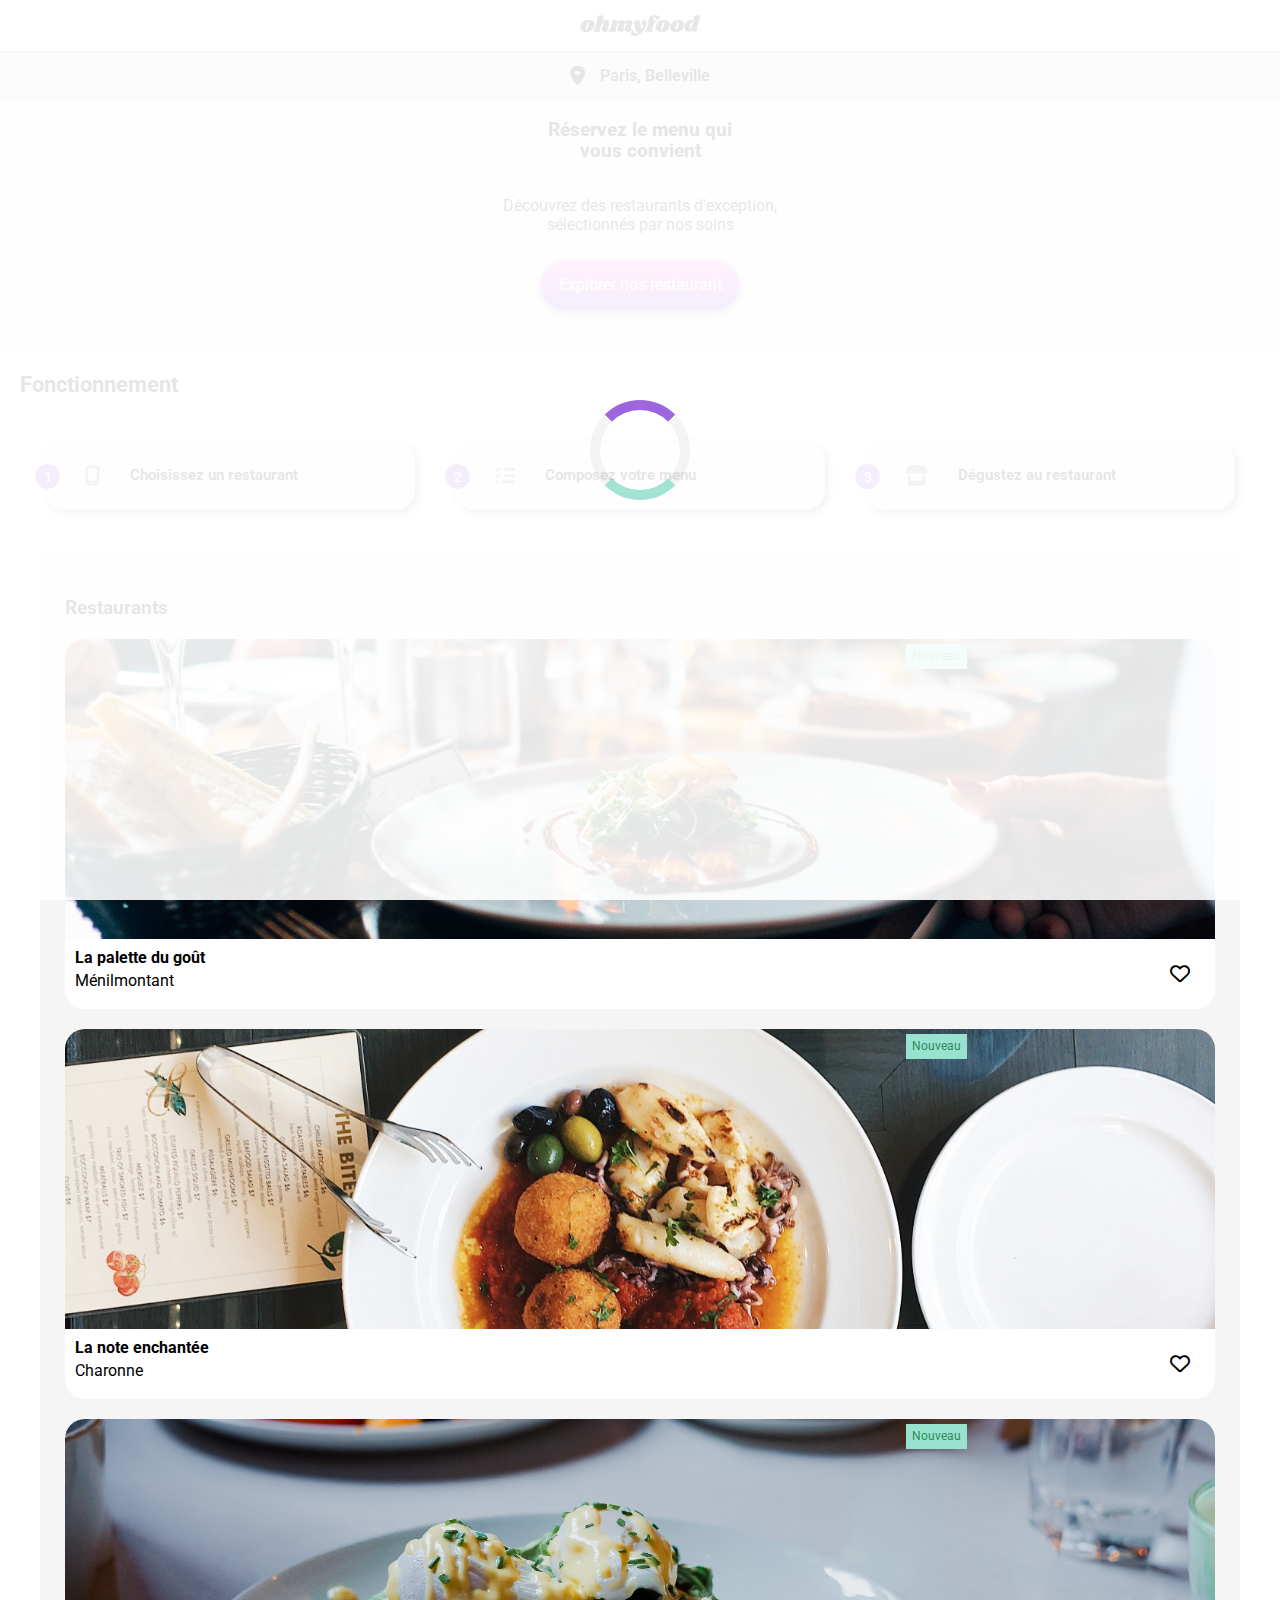
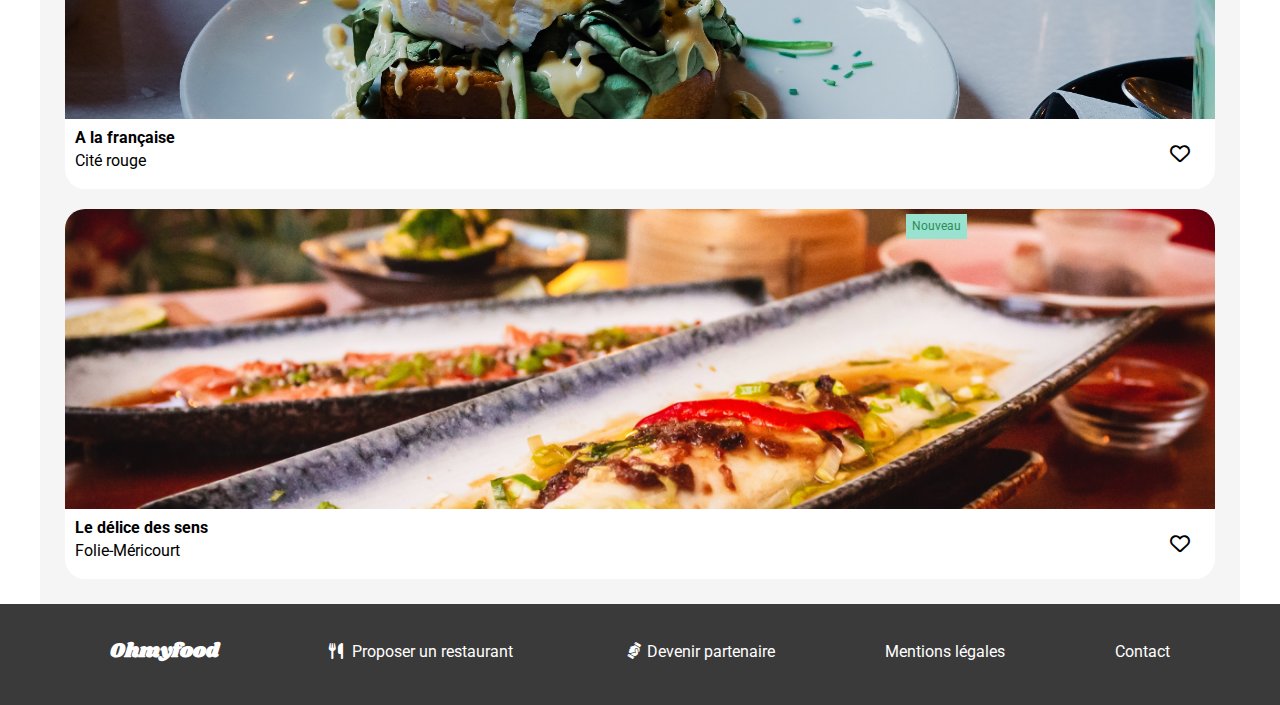
<file: index.html>
<!DOCTYPE html>
<html lang="en">

<head>
    <meta charset="UTF-8">
    <meta http-equiv="X-UA-Compatible" content="IE=edge">
    <meta name="viewport" content="width=device-width, initial-scale=1.0">
    <link rel="stylesheet" href="https://fonts.googleapis.com/css?family=Roboto">
    <link rel="stylesheet" href="https://fonts.googleapis.com/css?family=Shrikhand">
    <link href="https://cdnjs.cloudflare.com/ajax/libs/font-awesome/6.1.1/css/all.min.css" rel="stylesheet">
    <link rel="stylesheet" href="css/normalize.css">
    <link rel="stylesheet" href="css/style.css">
    <title>OhMyFood</title>
</head>

<body>
    <header>
        <div class="container-spinner">
            <div class="loader-spinner">
            </div>
        </div>
        <div class="container-header">

            <img class="logo-company" src="img/ohmyfood.png" alt="logocompany">
            <div class="restaurant-location">
                <i class="fa-solid fa-location-dot"></i>
                <h4>Paris, Belleville</h4>
            </div>

        </div>
    </header>

    <main>
        <div class="container-main">
            <section>
                <div class="container-explanation">
                    <h3>Réservez le menu qui <br>vous convient</h3>
                    <p>Découvrez des restaurants d'exception,<br> sélectionnés par nos soins</p>
                    <input type="button" id="bouton-explorer" name="bouttonexplorer" value="Explorer nos restaurant">
                </div>
            </section>
            <section>
                <h3 class="title-fonction">Fonctionnement</h3>
                <div class="container-feature">
                    <div class="button-choose">
                        <p>1</p>
                        <i class="fa-solid fa-mobile-screen-button"></i>
                        <h5>Choisissez un restaurant</h5>
                    </div>
                    <div class="button-compose">
                        <p>2</p>
                        <i class="fa-solid fa-list-check"></i>
                        <h5>Composez votre menu</h5>
                    </div>
                    <div class="button-eat">
                        <p>3</p>
                        <i class="fa-solid fa-store"></i>
                        <h5>Dégustez au restaurant</h5>
                    </div>
                </div>
            </section>
            <section>

                <div class="container-restaurant">
                    <h3>Restaurants</h3>
                    <a href="pages/menulapalettedugout.html">
                        <div class="container-lapalettedugout">
                            <img src="img/lapalettedugout.jpg" alt="La palette du goût">
                            <div class="container-description">
                                <div class="description">
                                    <h5>La palette du goût</h5>
                                    <p>Ménilmontant</p>
                                </div>
                                <i class="fa-regular fa-heart"></i>
                            </div>
                            <p class="new-logo"> Nouveau</p>
                        </div>
                    </a>
                    <a href="pages/menulanoteenchantee.html">
                        <div class="container-lanoteenchantee">
                            <img src="img/lanoteenchantée.jpg" alt="La note enchantée">
                            <div class="container-description">
                                <div class="description">
                                    <h5>La note enchantée</h5>
                                    <p>Charonne</p>
                                </div>
                                <i class="fa-regular fa-heart"></i>
                            </div>
                            <p class="new-logo"> Nouveau</p>
                        </div>
                    </a>
                    <a id="menualafrancaise" href="pages/menualafrançaise.html">
                        <div class="container-alafrançaise">
                            <img src="img/alafrançaise.jpg" alt="A la française">
                            <div class="container-description">
                                <div class="description">
                                    <h5>A la française</h5>
                                    <p>Cité rouge</p>
                                </div>
                                <i class="fa-regular fa-heart"></i>
                            </div>
                            <p class="new-logo"> Nouveau</p>
                        </div>
                    </a>
                    <a href="pages/menuledélicedessens.html">
                        <div class="container-ledelicedessens">
                            <img src="img/ledelicedessens.jpg" alt="Le délice des sens">
                            <div class="container-description">
                                <div class="description">
                                    <h5>Le délice des sens</h5>
                                    <p>Folie-Méricourt</p>
                                </div>
                                <i class="fa-regular fa-heart"></i>
                            </div>
                            <p class="new-logo"> Nouveau</p>
                        </div>
                    </a>
                </div>
            </section>

        </div>
    </main>
    <footer>
        <div class="container-footer">
            <h4> Ohmyfood </h4>
            <p> <i class="fa-solid fa-utensils"></i> Proposer un restaurant</p>
            <p> <i class="fa-solid fa-handshake"></i> Devenir partenaire</p>
            <p>Mentions légales</p>
            <a href="mailto:noreply@nicetry.com">
                <p>Contact</p>
            </a>
        </div>
    </footer>
</body>

</html>
</file>
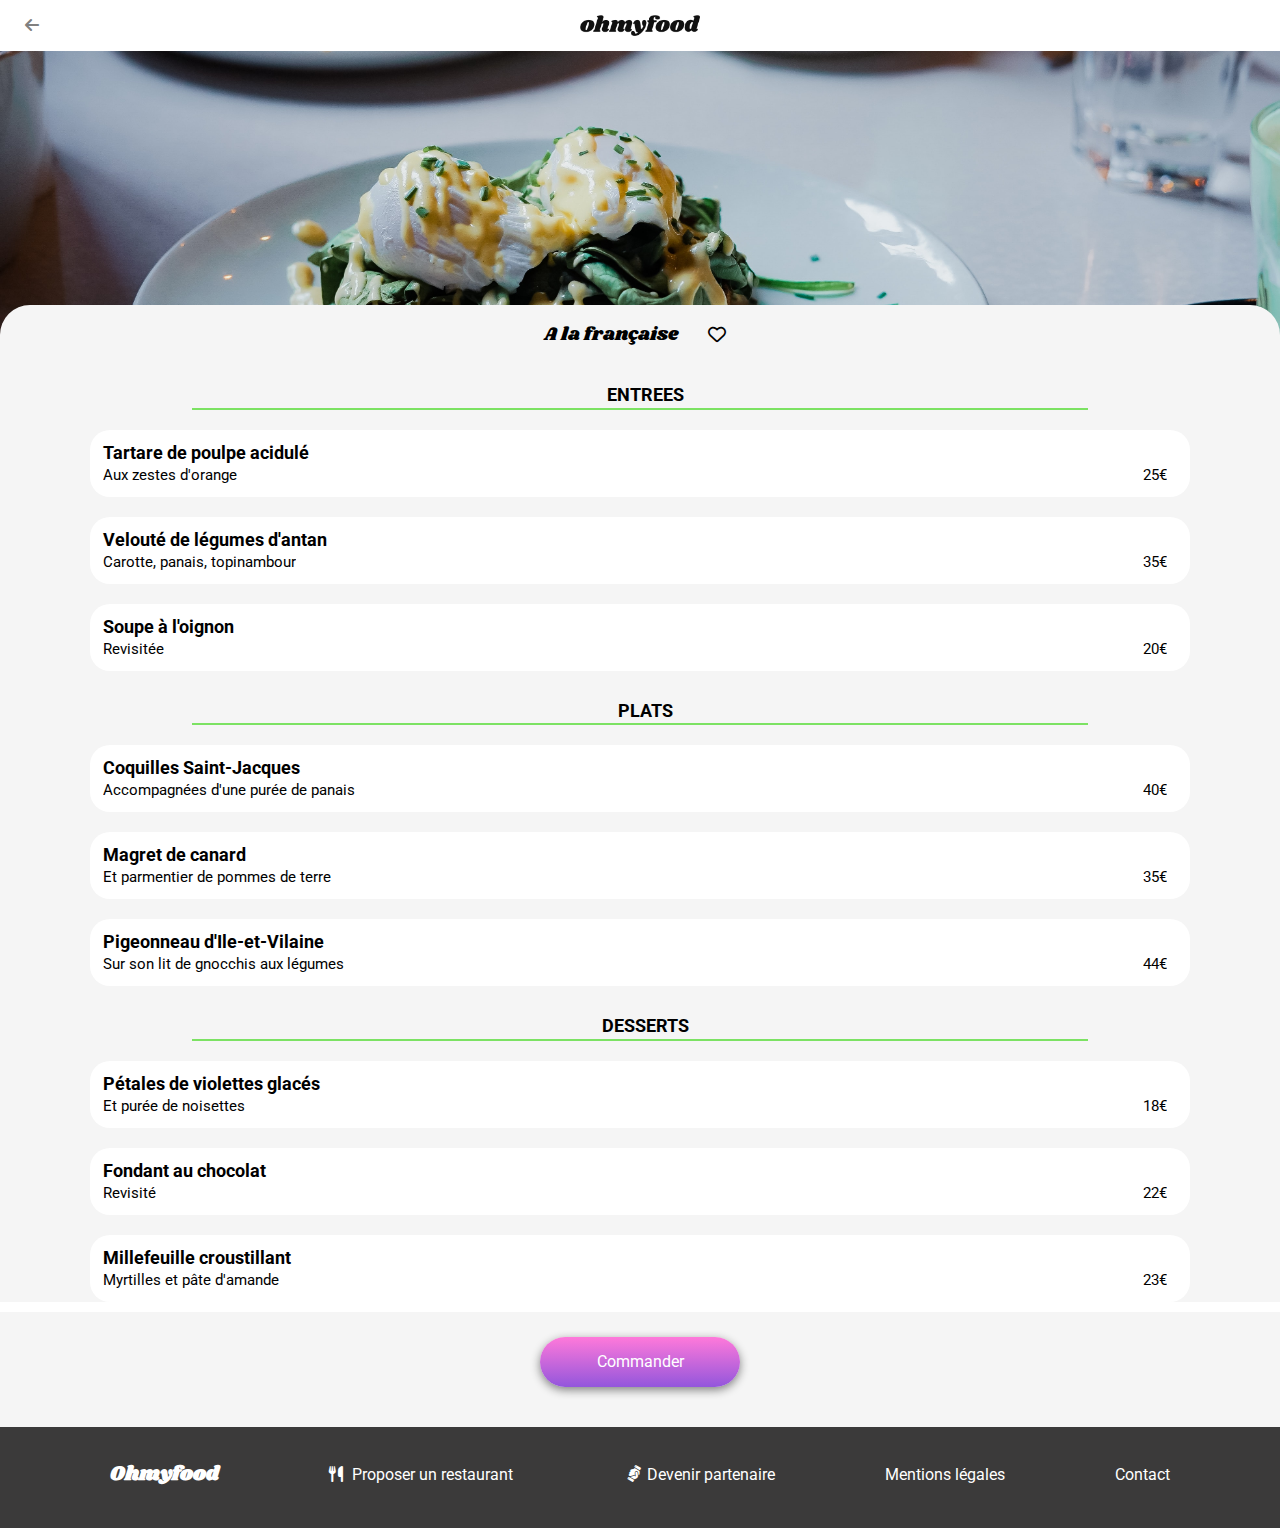
<file: pages/menualafrançaise.html>
<!DOCTYPE html>
<html lang="en">

<head>
    <meta charset="UTF-8">
    <meta http-equiv="X-UA-Compatible" content="IE=edge">
    <meta name="viewport" content="width=device-width, initial-scale=1.0">
    <link rel="stylesheet" href="https://fonts.googleapis.com/css?family=Roboto">
    <link rel="stylesheet" href="https://fonts.googleapis.com/css?family=Shrikhand">
    <link href="https://cdnjs.cloudflare.com/ajax/libs/font-awesome/6.1.1/css/all.min.css" rel="stylesheet">
    <link rel="stylesheet" href="../css/normalize.css">
    <link rel="stylesheet" href="../css/menu.css">
    <title>A la Française</title>
</head>

<body>
    <header>
        <div class="container-header-menu">
            <img class="logo-company" src="../img/ohmyfood.png" alt="logocompany">
        </div>
        <a href="../index.html#menualafrancaise">
            <i class="fa-solid fa-arrow-left"></i>
        </a>
    </header>

    <main>
        <div class="container-main-menu">
            <section>
                <img class="img-menu-alafrançaise" src="../img/alafrançaise.jpg" alt="image du menu">
                <div class="title-menu">
                    <h3> A la française</h3>
                    <i class="fa-regular fa-heart"></i>
                </div>
            </section>
            <div class="container-food">

                <section>
                    <h5 class="title-starter"> ENTREES</h5>
                    <div class="green-line"></div>
                    <div class="container-items container1">
                        <h5>Tartare de poulpe acidulé</h5>
                        <div class="align-item">
                            <p>Aux zestes d'orange</p>
                            <div class="container-price">
                                <p>25€</p>
                            </div>
                        </div>
                        <div class="container-validation">
                            <i class="fa-regular fa-circle-check"></i>
                        </div>
                    </div>
                    <div class="container-items container2">
                        <h5>Velouté de légumes d'antan</h5>
                        <div class="align-item">
                            <p>Carotte, panais, topinambour</p>
                            <div class="container-price">
                                <p>35€</p>
                            </div>
                        </div>
                        <div class="container-validation">
                            <i class="fa-regular fa-circle-check"></i>
                        </div>
                    </div>
                    <div class="container-items container3">
                        <h5>Soupe à l'oignon</h5>
                        <div class="align-item">
                            <p>Revisitée</p>
                            <div class="container-price">
                                <p>20€</p>
                            </div>
                        </div>
                        <div class="container-validation">
                            <i class="fa-regular fa-circle-check"></i>
                        </div>
                    </div>
                </section>
                <section>
                    <h5 class="title-starter">PLATS</h5>
                    <div class="green-line"></div>
                    <div class="container-items container4">
                        <h5>Coquilles Saint-Jacques</h5>
                        <div class="align-item">
                            <p>Accompagnées d'une purée de panais</p>
                            <div class="container-price">
                                <p>40€</p>
                            </div>
                        </div>
                        <div class="container-validation">
                            <i class="fa-regular fa-circle-check"></i>
                        </div>
                    </div>
                    <div class="container-items container5">
                        <h5>Magret de canard</h5>
                        <div class="align-item">
                            <p>Et parmentier de pommes de terre</p>
                            <div class="container-price">
                                <p>35€</p>
                            </div>
                        </div>
                        <div class="container-validation">
                            <i class="fa-regular fa-circle-check"></i>
                        </div>
                    </div>
                    <div class="container-items container6">
                        <h5>Pigeonneau d'Ile-et-Vilaine</h5>
                        <div class="align-item">
                            <p>Sur son lit de gnocchis aux légumes</p>
                            <div class="container-price">
                                <p>44€</p>
                            </div>
                        </div>
                        <div class="container-validation">
                            <i class="fa-regular fa-circle-check"></i>
                        </div>
                    </div>
                </section>
                <section>
                    <h5 class="title-starter">DESSERTS</h5>
                    <div class="green-line"></div>
                    <div class="container-items container7">
                        <h5>Pétales de violettes glacés</h5>
                        <div class="align-item">
                            <p>Et purée de noisettes</p>
                            <div class="container-price">
                                <p>18€</p>
                            </div>
                        </div>
                        <div class="container-validation">
                            <i class="fa-regular fa-circle-check"></i>
                        </div>
                    </div>
                    <div class="container-items container8">
                        <h5>Fondant au chocolat</h5>
                        <div class="align-item">
                            <p>Revisité</p>
                            <div class="container-price">
                                <p>22€</p>
                            </div>
                        </div>
                        <div class="container-validation">
                            <i class="fa-regular fa-circle-check"></i>
                        </div>
                    </div>
                    <div class="container-items container9">
                        <h5>Millefeuille croustillant</h5>
                        <div class="align-item">
                            <p>Myrtilles et pâte d'amande</p>
                            <div class="container-price">
                                <p>23€</p>
                            </div>
                        </div>
                        <div class="container-validation">
                            <i class="fa-regular fa-circle-check"></i>
                        </div>
                    </div>
                </section>
            </div>
        </div>
        <div class=container-button-command>
            <input type="button" id="bouton-command" name="bouttoncommander" value="Commander">
        </div>
    </main>
    <footer>
        <div class="container-footer">
            <h4> Ohmyfood </h4>
            <p> <i class="fa-solid fa-utensils"></i> Proposer un restaurant</p>
            <p> <i class="fa-solid fa-handshake"></i> Devenir partenaire</p>
            <p>Mentions légales</p>
            <a href="mailto:noreply@nicetry.com">
                <p>Contact</p>
            </a>
        </div>
    </footer>
</body>

</html>
</file>
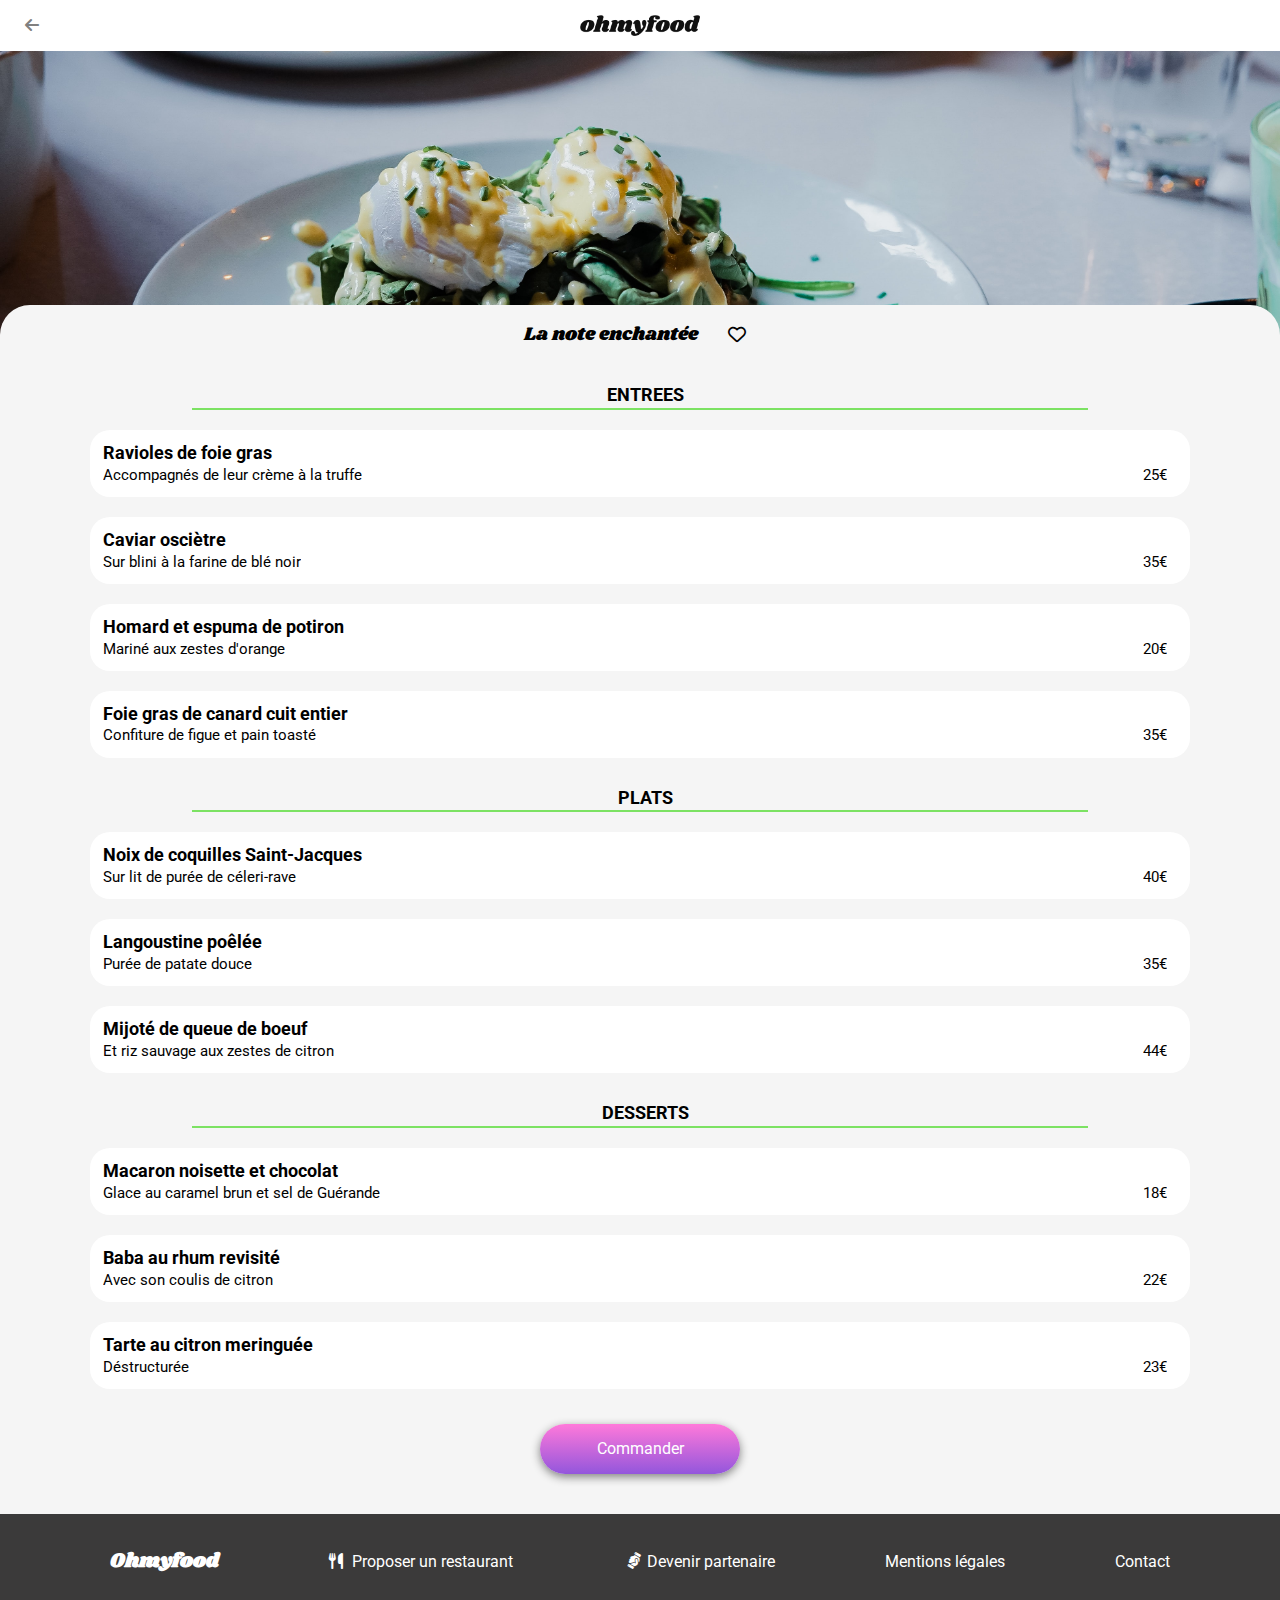
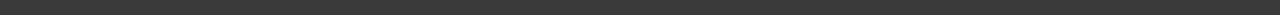
<file: pages/menulanoteenchantee.html>
<!DOCTYPE html>
<html lang="en">

<head>
    <meta charset="UTF-8">
    <meta http-equiv="X-UA-Compatible" content="IE=edge">
    <meta name="viewport" content="width=device-width, initial-scale=1.0">
    <link rel="stylesheet" href="https://fonts.googleapis.com/css?family=Roboto">
    <link rel="stylesheet" href="https://fonts.googleapis.com/css?family=Shrikhand">
    <link href="https://cdnjs.cloudflare.com/ajax/libs/font-awesome/6.1.1/css/all.min.css" rel="stylesheet">
    <link rel="stylesheet" href="../css/normalize.css">
    <link rel="stylesheet" href="../css/menu.css">
    <title>La note enchantée</title>
</head>

<body>
    <header>
        <div class="container-header-menu">
            <img class="logo-company" src="../img/ohmyfood.png" alt="logocompany">
        </div>
        <a href="../index.html">
            <i class="fa-solid fa-arrow-left"></i>
        </a>
    </header>

    <main>
        <div class="container-main-menu">
            <section>
                <img class="img-menu-alafrançaise" src="../img/alafrançaise.jpg" alt="image du menu">
                <div class="title-menu">
                    <h3> La note enchantée</h3>
                    <i class="fa-regular fa-heart"></i>
                </div>
            </section>
            <section>
                <h5 class="title-starter"> ENTREES</h5>
                <div class="green-line"></div>
                <div class="container-items container1">
                    <h5>Ravioles de foie gras </h5>
                    <div class="align-item">
                        <p>Accompagnés de leur crème à la truffe</p>
                        <div class="container-price">
                            <p>25€</p>
                        </div>
                    </div>
                    <div class="container-validation">
                        <i class="fa-regular fa-circle-check"></i>
                    </div>
                </div>
                <div class="container-items container2">
                    <h5>Caviar osciètre </h5>
                    <div class="align-item">
                        <p>Sur blini à la farine de blé noir</p>
                        <div class="container-price">
                            <p>35€</p>
                        </div>
                    </div>
                    <div class="container-validation">
                        <i class="fa-regular fa-circle-check"></i>
                    </div>
                </div>
                <div class="container-items container3">
                    <h5>Homard et espuma de potiron</h5>
                    <div class="align-item">
                        <p>Mariné aux zestes d'orange</p>
                        <div class="container-price">
                            <p>20€</p>
                        </div>
                    </div>
                    <div class="container-validation">
                        <i class="fa-regular fa-circle-check"></i>
                    </div>
                </div>
                <div class="container-items container4">
                    <h5>Foie gras de canard cuit entier</h5>
                    <div class="align-item">
                        <p>Confiture de figue et pain toasté</p>
                        <div class="container-price">
                            <p>35€</p>
                        </div>
                    </div>
                    <div class="container-validation">
                        <i class="fa-regular fa-circle-check"></i>
                    </div>
                </div>
            </section>
            <section>
                <h5 class="title-starter">PLATS</h5>
                <div class="green-line"></div>
                <div class="container-items container5">
                    <h5>Noix de coquilles Saint-Jacques</h5>
                    <div class="align-item">
                        <p>Sur lit de purée de céleri-rave</p>
                        <div class="container-price">
                            <p>40€</p>
                        </div>
                    </div>
                    <div class="container-validation">
                        <i class="fa-regular fa-circle-check"></i>
                    </div>
                </div>
                <div class="container-items container6">
                    <h5>Langoustine poêlée</h5>
                    <div class="align-item">
                        <p>Purée de patate douce</p>
                        <div class="container-price">
                            <p>35€</p>
                        </div>
                    </div>
                    <div class="container-validation">
                        <i class="fa-regular fa-circle-check"></i>
                    </div>
                </div>
                <div class="container-items container7">
                    <h5>Mijoté de queue de boeuf</h5>
                    <div class="align-item">
                        <p>Et riz sauvage aux zestes de citron</p>
                        <div class="container-price">
                            <p>44€</p>
                        </div>
                    </div>
                    <div class="container-validation">
                        <i class="fa-regular fa-circle-check"></i>
                    </div>
                </div>
            </section>
            <section>
                <h5 class="title-starter">DESSERTS</h5>
                <div class="green-line"></div>
                <div class="container-items container8">
                    <h5>Macaron noisette et chocolat</h5>
                    <div class="align-item">
                        <p>Glace au caramel brun et sel de Guérande</p>
                        <div class="container-price">
                            <p>18€</p>
                        </div>
                    </div>
                    <div class="container-validation">
                        <i class="fa-regular fa-circle-check"></i>
                    </div>
                </div>
                <div class="container-items container9">
                    <h5>Baba au rhum revisité </h5>
                    <div class="align-item">
                        <p>Avec son coulis de citron</p>
                        <div class="container-price">
                            <p>22€</p>
                        </div>
                    </div>
                    <div class="container-validation">
                        <i class="fa-regular fa-circle-check"></i>
                    </div>
                </div>
                <div class="container-items container9">
                    <h5>Tarte au citron meringuée </h5>
                    <div class="align-item">
                        <p>Déstructurée</p>
                        <div class="container-price">
                            <p>23€</p>
                        </div>
                    </div>
                    <div class="container-validation">
                        <i class="fa-regular fa-circle-check"></i>
                    </div>
                </div>
                <div class=container-button-command>
                    <input type="button" id="bouton-command" name="bouttoncommander" value="Commander">
                </div>
            </section>

        </div>
    </main>
    <footer>
        <div class="container-footer">
            <h4> Ohmyfood </h4>
            <p> <i class="fa-solid fa-utensils"></i> Proposer un restaurant</p>
            <p> <i class="fa-solid fa-handshake"></i> Devenir partenaire</p>
            <p>Mentions légales</p>
            <a href="mailto:noreply@nicetry.com">
                <p>Contact</p>
            </a>
        </div>
    </footer>
</body>

</html>
</file>
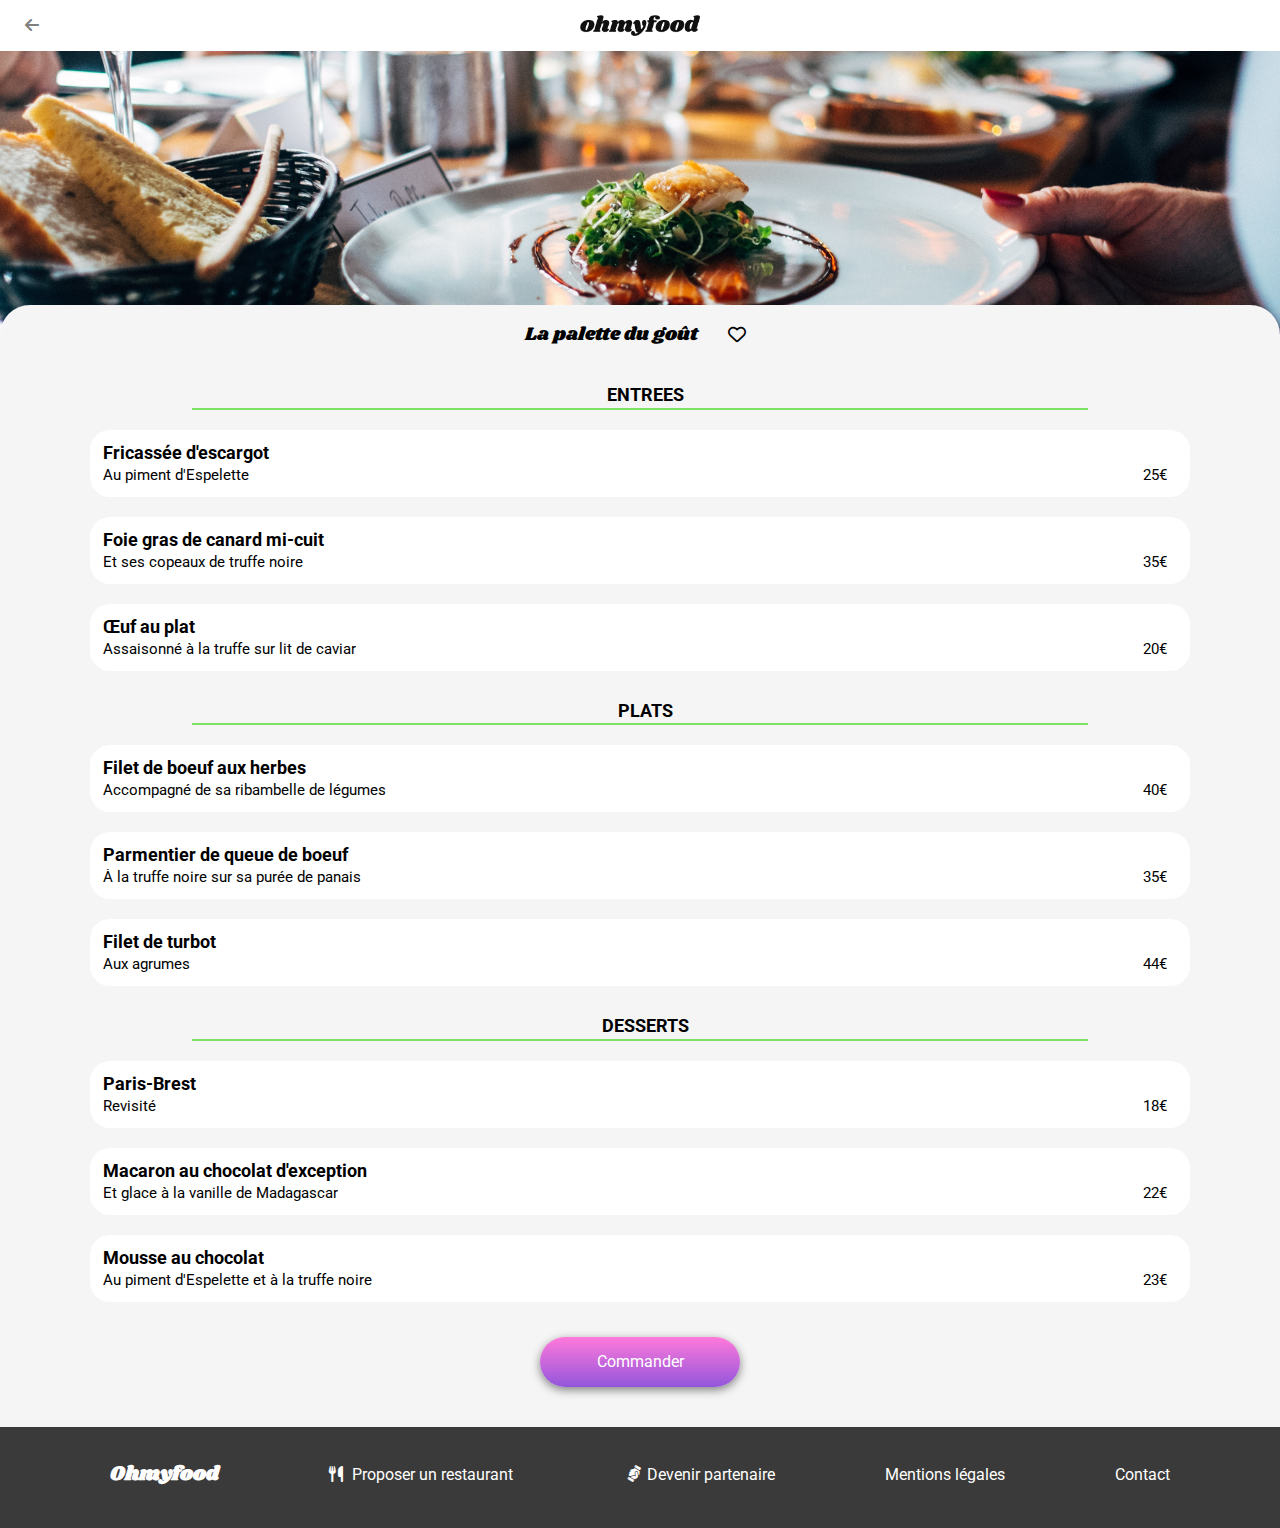
<file: pages/menulapalettedugout.html>
<!DOCTYPE html>
<html lang="en">

<head>
    <meta charset="UTF-8">
    <meta http-equiv="X-UA-Compatible" content="IE=edge">
    <meta name="viewport" content="width=device-width, initial-scale=1.0">
    <link rel="stylesheet" href="https://fonts.googleapis.com/css?family=Roboto">
    <link rel="stylesheet" href="https://fonts.googleapis.com/css?family=Shrikhand">
    <link href="https://cdnjs.cloudflare.com/ajax/libs/font-awesome/6.1.1/css/all.min.css" rel="stylesheet">
    <link rel="stylesheet" href="../css/normalize.css">
    <link rel="stylesheet" href="../css/menu.css">
    <title>La palette du goût</title>
</head>

<body>
    <header>
        <div class="container-header-menu">
            <img class="logo-company" src="../img/ohmyfood.png" alt="logocompany">
        </div>
        <a href="../index.html">
            <i class="fa-solid fa-arrow-left"></i>
        </a>
    </header>

    <main>
        <div class="container-main-menu">
            <section>
                <img class="img-menu-lapalettedugout" src="../img/lapalettedugout.jpg" alt="image du menu">
                <div class="title-menu">
                    <h3> La palette du goût</h3>
                    <i class="fa-regular fa-heart"></i>
                </div>
            </section>
            <section>
                <h5 class="title-starter"> ENTREES</h5>
                <div class="green-line"></div>
                <div class="container-items container1">
                    <h5>Fricassée d'escargot</h5>
                    <div class="align-item">
                        <p>Au piment d'Espelette </p>
                        <div class="container-price">
                            <p>25€</p>
                        </div>
                    </div>
                    <div class="container-validation">
                        <i class="fa-regular fa-circle-check"></i>
                    </div>
                </div>
                <div class="container-items container2">
                    <h5>Foie gras de canard mi-cuit</h5>
                    <div class="align-item">
                        <p>Et ses copeaux de truffe noire</p>
                        <div class="container-price">
                            <p>35€</p>
                        </div>
                    </div>
                    <div class="container-validation">
                        <i class="fa-regular fa-circle-check"></i>
                    </div>
                </div>
                <div class="container-items container3">
                    <h5>Œuf au plat</h5>
                    <div class="align-item">
                        <p>Assaisonné à la truffe sur lit de caviar</p>
                        <div class="container-price">
                            <p>20€</p>
                        </div>
                    </div>
                    <div class="container-validation">
                        <i class="fa-regular fa-circle-check"></i>
                    </div>
                </div>
            </section>
            <section>
                <h5 class="title-starter">PLATS</h5>
                <div class="green-line"></div>
                <div class="container-items container4">
                    <h5>Filet de boeuf aux herbes</h5>
                    <div class="align-item">
                        <p>Accompagné de sa ribambelle de légumes</p>
                        <div class="container-price">
                            <p>40€</p>
                        </div>
                    </div>
                    <div class="container-validation">
                        <i class="fa-regular fa-circle-check"></i>
                    </div>
                </div>
                <div class="container-items container5">
                    <h5>Parmentier de queue de boeuf</h5>
                    <div class="align-item">
                        <p>À la truffe noire sur sa purée de panais</p>
                        <div class="container-price">
                            <p>35€</p>
                        </div>
                    </div>
                    <div class="container-validation">
                        <i class="fa-regular fa-circle-check"></i>
                    </div>
                </div>
                <div class="container-items container6">
                    <h5>Filet de turbot</h5>
                    <div class="align-item">
                        <p>Aux agrumes</p>
                        <div class="container-price">
                            <p>44€</p>
                        </div>
                    </div>
                    <div class="container-validation">
                        <i class="fa-regular fa-circle-check"></i>
                    </div>
                </div>
            </section>
            <section>
                <h5 class="title-starter">DESSERTS</h5>
                <div class="green-line"></div>
                <div class="container-items container7">
                    <h5>Paris-Brest</h5>
                    <div class="align-item">
                        <p>Revisité</p>
                        <div class="container-price">
                            <p>18€</p>
                        </div>
                    </div>
                    <div class="container-validation">
                        <i class="fa-regular fa-circle-check"></i>
                    </div>
                </div>
                <div class="container-items container8">
                    <h5>Macaron au chocolat d'exception </h5>
                    <div class="align-item">
                        <p>Et glace à la vanille de Madagascar</p>
                        <div class="container-price">
                            <p>22€</p>
                        </div>
                    </div>
                    <div class="container-validation">
                        <i class="fa-regular fa-circle-check"></i>
                    </div>
                </div>
                <div class="container-items container9">
                    <h5>Mousse au chocolat </h5>
                    <div class="align-item">
                        <p>Au piment d'Espelette et à la truffe noire</p>
                        <div class="container-price">
                            <p>23€</p>
                        </div>
                    </div>
                    <div class="container-validation">
                        <i class="fa-regular fa-circle-check"></i>
                    </div>
                </div>
                <div class=container-button-command>
                    <input type="button" id="bouton-command" name="bouttoncommander" value="Commander">
                </div>
            </section>

        </div>
    </main>
    <footer>
        <div class="container-footer">
            <h4> Ohmyfood </h4>
            <p> <i class="fa-solid fa-utensils"></i> Proposer un restaurant</p>
            <p> <i class="fa-solid fa-handshake"></i> Devenir partenaire</p>
            <p>Mentions légales</p>
            <a href="mailto:noreply@nicetry.com">
                <p>Contact</p>
            </a>
        </div>
    </footer>
</body>

</html>
</file>
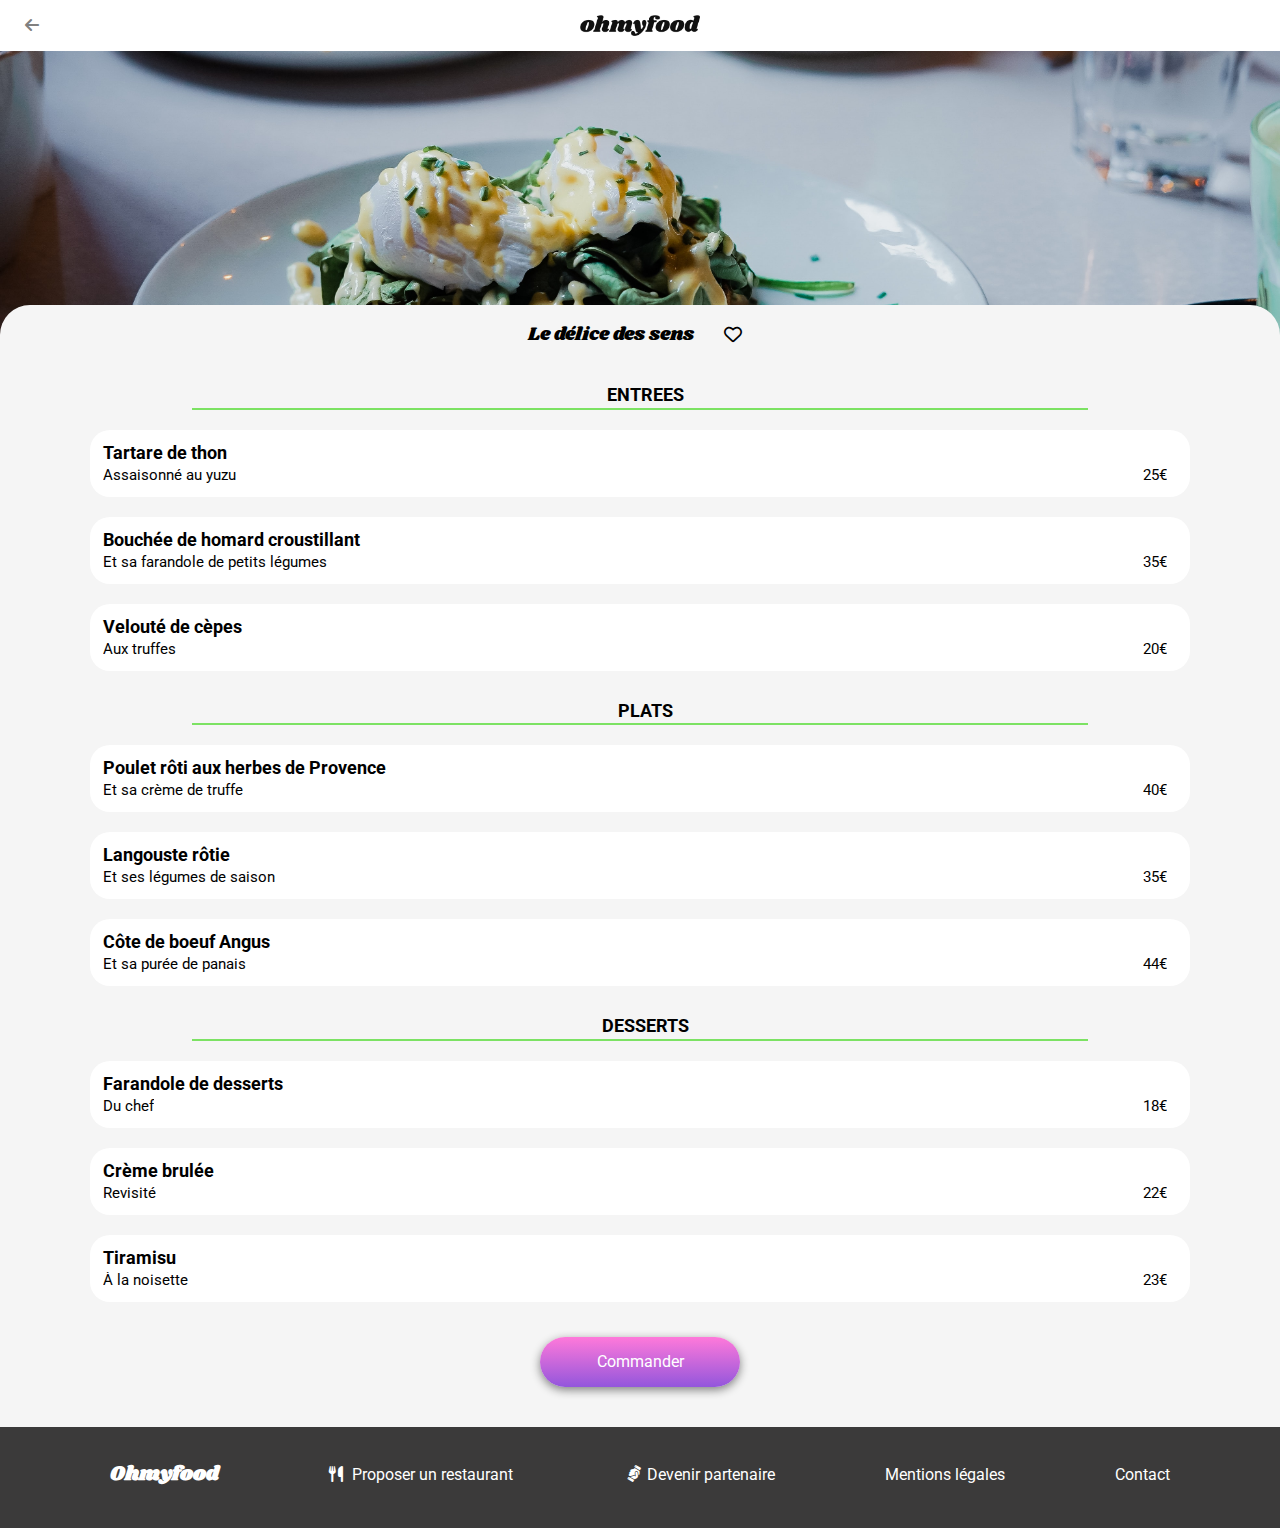
<file: pages/menuledélicedessens.html>
<!DOCTYPE html>
<html lang="en">

<head>
    <meta charset="UTF-8">
    <meta http-equiv="X-UA-Compatible" content="IE=edge">
    <meta name="viewport" content="width=device-width, initial-scale=1.0">
    <link rel="stylesheet" href="https://fonts.googleapis.com/css?family=Roboto">
    <link rel="stylesheet" href="https://fonts.googleapis.com/css?family=Shrikhand">
    <link href="https://cdnjs.cloudflare.com/ajax/libs/font-awesome/6.1.1/css/all.min.css" rel="stylesheet">
    <link rel="stylesheet" href="../css/normalize.css">
    <link rel="stylesheet" href="../css/menu.css">
    <title>Le délice des sens</title>
</head>

<body>
    <header>
        <div class="container-header-menu">
            <img class="logo-company" src="../img/ohmyfood.png" alt="logocompany">
        </div>
        <a href="../index.html">
            <i class="fa-solid fa-arrow-left"></i>
        </a>
    </header>

    <main>
        <div class="container-main-menu">
            <section>
                <img class="img-menu-alafrançaise" src="../img/alafrançaise.jpg" alt="image du menu">
                <div class="title-menu">
                    <h3> Le délice des sens</h3>
                    <i class="fa-regular fa-heart"></i>
                </div>
            </section>
            <section>
                <h5 class="title-starter"> ENTREES</h5>
                <div class="green-line"></div>
                <div class="container-items container1">
                    <h5>Tartare de thon</h5>
                    <div class="align-item">
                        <p>Assaisonné au yuzu</p>
                        <div class="container-price">
                            <p>25€</p>
                        </div>
                    </div>
                    <div class="container-validation">
                        <i class="fa-regular fa-circle-check"></i>
                    </div>
                </div>
                <div class="container-items container2">
                    <h5>Bouchée de homard croustillant </h5>
                    <div class="align-item">
                        <p>Et sa farandole de petits légumes</p>
                        <div class="container-price">
                            <p>35€</p>
                        </div>
                    </div>
                    <div class="container-validation">
                        <i class="fa-regular fa-circle-check"></i>
                    </div>
                </div>
                <div class="container-items container3">
                    <h5>Velouté de cèpes </h5>
                    <div class="align-item">
                        <p>Aux truffes</p>
                        <div class="container-price">
                            <p>20€</p>
                        </div>
                    </div>
                    <div class="container-validation">
                        <i class="fa-regular fa-circle-check"></i>
                    </div>
                </div>
            </section>
            <section>
                <h5 class="title-starter">PLATS</h5>
                <div class="green-line"></div>
                <div class="container-items container4">
                    <h5>Poulet rôti aux herbes de Provence</h5>
                    <div class="align-item">
                        <p>Et sa crème de truffe</p>
                        <div class="container-price">
                            <p>40€</p>
                        </div>
                    </div>
                    <div class="container-validation">
                        <i class="fa-regular fa-circle-check"></i>
                    </div>
                </div>
                <div class="container-items container5">
                    <h5>Langouste rôtie </h5>
                    <div class="align-item">
                        <p>Et ses légumes de saison</p>
                        <div class="container-price">
                            <p>35€</p>
                        </div>
                    </div>
                    <div class="container-validation">
                        <i class="fa-regular fa-circle-check"></i>
                    </div>
                </div>
                <div class="container-items container6">
                    <h5>Côte de boeuf Angus </h5>
                    <div class="align-item">
                        <p>Et sa purée de panais</p>
                        <div class="container-price">
                            <p>44€</p>
                        </div>
                    </div>
                    <div class="container-validation">
                        <i class="fa-regular fa-circle-check"></i>
                    </div>
                </div>
            </section>
            <section>
                <h5 class="title-starter">DESSERTS</h5>
                <div class="green-line"></div>
                <div class="container-items container7">
                    <h5>Farandole de desserts</h5>
                    <div class="align-item">
                        <p>Du chef</p>
                        <div class="container-price">
                            <p>18€</p>
                        </div>
                    </div>
                    <div class="container-validation">
                        <i class="fa-regular fa-circle-check"></i>
                    </div>
                </div>
                <div class="container-items container8">
                    <h5>Crème brulée </h5>
                    <div class="align-item">
                        <p>Revisité</p>
                        <div class="container-price">
                            <p>22€</p>
                        </div>
                    </div>
                    <div class="container-validation">
                        <i class="fa-regular fa-circle-check"></i>
                    </div>
                </div>
                <div class="container-items container9">
                    <h5>Tiramisu </h5>
                    <div class="align-item">
                        <p>À la noisette</p>
                        <div class="container-price">
                            <p>23€</p>
                        </div>
                    </div>
                    <div class="container-validation">
                        <i class="fa-regular fa-circle-check"></i>
                    </div>
                </div>
                <div class=container-button-command>
                    <input type="button" id="bouton-command" name="bouttoncommander" value="Commander">
                </div>
            </section>

        </div>
    </main>
    <footer>
        <div class="container-footer">
            <h4> Ohmyfood </h4>
            <p> <i class="fa-solid fa-utensils"></i> Proposer un restaurant</p>
            <p> <i class="fa-solid fa-handshake"></i> Devenir partenaire</p>
            <p>Mentions légales</p>
            <a href="mailto:noreply@nicetry.com">
                <p>Contact</p>
            </a>
        </div>
    </footer>
</body>

</html>
</file>
<file: css/style.css>
* {
    box-sizing: border-box;
    font-family: "Roboto";
}

/*HEADER HEADER HEADER HEADER HEADER HEADER HEADER HEADER HEADER HEADER HEADER HEADER HEADER HEADER */
header a {
    text-decoration: none;
    color: grey;
}

.container-spinner {
    width: 100%;
    height: 100%;
    background-color: white;
    opacity: 90%;
    position: fixed;
    z-index: 1;
    animation-name: container;
    animation-delay: 3s;
    animation-fill-mode: forwards;
}

@keyframes container {
    0% {
        opacity: 1;
    }

    100% {
        opacity: 0;
        z-index: -1;
    }
}

.loader-spinner {
    border: 10px solid #f3f3f3;
    border-top: 10px solid #9356DC;
    border-bottom: 10px solid #99E2D0;
    border-radius: 50%;
    width: 100px;
    height: 100px;
    animation: spin 3s linear infinite;
    margin: auto;
    position: absolute;
    top: 0;
    left: 0;
    right: 0;
    bottom: 0;
}

@keyframes spin {
    0% {
        transform: rotate(0deg);
    }

    100% {
        transform: rotate(360deg);
    }
}

.container-header {
    margin: 0px auto;
    display: flex;
    flex-direction: column;
    justify-content: center;
    align-items: center;
}

.logo-company {
    width: 150px;
    padding: 15px;
}

.restaurant-location {
    width: 100%;
    height: 50px;
    background-color: rgb(226, 226, 226);
    box-shadow: inset 0px 1px#999;
    display: flex;
    align-items: center;
    justify-content: center;
}

.fa-location-dot {
    font-size: 20px;
    height: 20px;
    width: 30px;
}

/* EXPLANATION BLOCK EXPLANATION BLOCK EXPLANATION BLOCK EXPLANATION BLOCK EXPLANATION BLOCK EXPLANATION BLOCK */

.container-main {
    margin: 0px auto;
    width: 100%;
}

.container-explanation {
    display: flex;
    flex-direction: column;
    width: 100%;
    align-items: center;
    background-color: whitesmoke;
}

.container-explanation h3 {
    font-weight: 800;
    text-align: center;
}

.container-explanation p {
    text-align: center;
}

#bouton-explorer {
    background: linear-gradient(#FF79DA, #9356DC);
    color: white;
    width: 200px;
    height: 50px;
    font-weight: 400;
    border-radius: 30px 30px 30px 30px;
    border-width: 0px;
    box-shadow: 0px 3px 10px grey;
    margin-top: 10px;
    margin-bottom: 40px;
}

#bouton-explorer:hover {
    background: linear-gradient(#9356DC, #FF79DA);
    box-shadow: 0px 3px 20px grey;
}

/* FEATURE BLOCK FEATURE BLOCK FEATURE BLOCK FEATURE BLOCK FEATURE BLOCK FEATURE BLOCK FEATURE BLOCK FEATURE BLOCK FEATURE BLOCK */
.title-fonction {
    margin-left: 20px;
    font-size: 22px;
}

.container-feature {
    display: flex;
    flex-wrap: wrap;
    flex-direction: column;
    align-items: center;
    margin: 25px;
}

/*                                                  BOUTON CHOISISSEZ UN RESTAURANT */
.button-choose {
    display: flex;
    width: 100%;
    align-items: center;
    border-radius: 20px 20px 20px 20px;
    background-color: whitesmoke;
    box-shadow: 3px 3px 10px grey;
}

.button-choose:hover {
    background-color: rgb(242, 207, 247);
    box-shadow: 3px 3px 30px grey;
}

.button-choose:hover i {
    color: #9356DC;
    font-weight: bold;
}

.button-choose p {
    width: 25px;
    height: 25px;
    font-size: 14px;
    background-color: #9356DC;
    color: white;
    border-radius: 30px 30px 30px 30px;
    position: absolute;
    text-align: center;
    padding-top: 5px;
    margin-left: -10px;
}

.fa-mobile-screen-button {
    margin-left: 40px;
    font-size: 20px;
    color: grey;
}

.button-choose h5 {
    margin-left: 30px;
    font-size: 15px;
}

/*                                                  BOUTON COMPOSEZ VOTRE MENU */
.button-compose {
    display: flex;
    width: 100%;
    align-items: center;
    border-radius: 20px 20px 20px 20px;
    background-color: whitesmoke;
    box-shadow: 3px 3px 10px grey;
    margin-top: 30px;
}

.button-compose:hover {
    background-color: rgb(242, 207, 247);
    box-shadow: 3px 3px 30px grey;
}

.button-compose:hover i {
    color: #9356DC;
    font-weight: bold;
}

.button-compose p {
    width: 25px;
    height: 25px;
    font-size: 14px;
    background-color: #9356DC;
    color: white;
    border-radius: 30px 30px 30px 30px;
    position: absolute;
    text-align: center;
    padding-top: 5px;
    margin-left: -10px;
}

.fa-list-check {
    margin-left: 40px;
    font-size: 20px;
    color: grey;
}

.button-compose h5 {
    margin-left: 30px;
    font-size: 15px;
}

/*                                                  BOUTON DEGUSTEZ AU RESTAURANT */
.button-eat {
    display: flex;
    width: 100%;
    align-items: center;
    border-radius: 20px 20px 20px 20px;
    background-color: whitesmoke;
    box-shadow: 3px 3px 10px grey;
    margin-top: 30px;
}

.button-eat:hover {
    background-color: rgb(242, 207, 247);
    box-shadow: 3px 3px 30px grey;
}

.button-eat:hover i {
    color: #9356DC;
    font-weight: bold;
}

.button-eat p {
    width: 25px;
    height: 25px;
    font-size: 14px;
    background-color: #9356DC;
    color: white;
    border-radius: 30px 30px 30px 30px;
    position: absolute;
    text-align: center;
    padding-top: 5px;
    margin-left: -10px;
}

.fa-store {
    margin-left: 40px;
    font-size: 20px;
    color: grey;
}

.button-eat h5 {
    margin-left: 30px;
    font-size: 15px;
}

/* RESTAURANT BLOCK RESTAURANT BLOCK RESTAURANT BLOCK RESTAURANT BLOCK RESTAURANT BLOCK RESTAURANT BLOCK RESTAURANT BLOCK */
.container-restaurant {
    padding: 25px;
    background-color: whitesmoke;
    display: flex;
    flex-direction: column;
}

.container-restaurant img {
    object-fit: cover;
    height: 150px;
    width: 100%;
    border-radius: 20px 20px 0px 0px;
}

.container-restaurant h5 {
    margin-left: 10px;
    margin-top: 10px;
    margin-bottom: 0px;
    font-size: 16px;
}

.container-restaurant p {
    margin-left: 10px;
    margin-top: 5px;
    margin-bottom: 10px;
}

.container-restaurant a {
    text-decoration: none;
    color: black;
}

.container-restaurant i {
    padding: 25px;
    font-size: 20px;
}

.container-restaurant i:hover {
    color: #9356DC;
    font-weight: bold;
    transition-property: font-weight, color;
    transition-duration: 1s;
}

.new-logo {
    background-color: #99E2D0;
    color: seagreen;
    position: absolute;
    left: 70%;
    padding: 6px;
    font-size: 12px;
}

/*                                                  LA PALETTE DU GOUT */
.container-lapalettedugout {
    width: 100%;
    display: flex;
    flex-direction: column;
    background-color: white;
    border-radius: 20px 20px 20px 20px;
}

/*                                                  LA NOTE ENCHANTEE */
.container-lanoteenchantee {
    width: 100%;
    display: flex;
    flex-direction: column;
    margin-top: 20px;
    background-color: white;
    border-radius: 20px 20px 20px 20px;
}

/*                                                  A LA FRANCAISE */
.container-alafrançaise {
    width: 100%;
    display: flex;
    flex-direction: column;
    margin-top: 20px;
    background-color: white;
    border-radius: 20px 20px 20px 20px;
}

/*                                                LE DELICE DES SENS */
.container-ledelicedessens {
    width: 100%;
    display: flex;
    flex-direction: column;
    margin-top: 20px;
    background-color: white;
    border-radius: 20px 20px 20px 20px;
}

.container-description {
    display: flex;
    justify-content: space-between;
}

/* FOOTER BLOCK  FOOTER BLOCK  FOOTER BLOCK  FOOTER BLOCK  FOOTER BLOCK  FOOTER BLOCK  FOOTER BLOCK */
footer a {
    text-decoration: none;
    color: white;
}

.container-footer {
    width: 100%;
    background-color: hsl(0, 1%, 23%);
    color: white;
    padding-left: 30px;
    padding-top: 10px;
    padding-bottom: 15px;

}

.container-footer h4 {
    font-family: "Shrikhand";
    font-size: 20px;
}

.container-footer i {
    padding-right: 5px;
}

.fa-handshake {
    transform: rotate(120deg);
    font-size: 13px;
}

/* RESPONSIV TABLETTE RESPONSIV TABLETTE RESPONSIV TABLETTE RESPONSIV TABLETTE RESPONSIV TABLETTE RESPONSIV TABLETTE */
@media all and (max-width: 992px) and (min-width: 767px) {

    .container-feature {
        flex-direction: unset;
        flex-wrap: nowrap;
    }

    .button-choose {
        margin: 20px;
    }

    .button-choose h5 {
        margin-left: 10px;
    }

    .button-compose {
        margin-top: 0px;
        margin: 20px;
    }

    .button-compose h5 {
        margin-left: 10px;
    }

    .button-eat {
        margin-top: 0px;
        margin: 20px;
    }

    .button-eat h5 {
        margin-left: 10px;
    }

    .container-restaurant {
        padding: 90px;
    }

    .container-restaurant i {
        left: 85%
    }

    .new-logo {
        left: 78%
    }

    .container-footer {
        display: flex;
        align-items: center;
        justify-items: center;
        padding-left: 0px;
        justify-content: space-evenly;
    }
}

@media all and (min-width: 992px) {
    .container-feature {
        flex-direction: unset;
        flex-wrap: nowrap;
    }

    .button-choose {
        margin: 20px;
    }

    .button-compose {
        margin-top: 0px;
        margin: 20px;
    }

    .button-eat {
        margin-top: 0px;
        margin: 20px;
    }

    .container-restaurant {
        margin: auto;
        max-width: 1200px;
    }

    .container-restaurant img {
        height: 300px;
    }

    .container-restaurant i {
        left: 15%;
    }

    .container-footer {
        display: flex;
        align-items: center;
        justify-items: center;
        padding-left: 0px;
        justify-content: space-evenly;
    }
}
</file>
<file: css/menu.css>
* {
    box-sizing: border-box;
    font-family: "Roboto";
}

/*HEADER HEADER HEADER HEADER HEADER HEADER HEADER HEADER HEADER HEADER HEADER HEADER HEADER HEADER */
header a {
    text-decoration: none;
    color: grey;
}

header i {
    margin-left: 25px;
    top: 17px;
    position: absolute;
}

.container-header {
    margin: 0px auto;
    display: flex;
    flex-direction: column;
    justify-content: center;
    align-items: center;
}

.logo-company {
    width: 150px;
    padding: 15px;
}

/* MENU MENU MENU MENU MENU MENU MENU MENU MENU MENU MENU MENU MENU MENU MENU MENU MENU MENU MENU MENU 
 */
.container-header-menu {
    display: flex;
    align-items: center;
    justify-content: center;
    width: 100%;
}

/* CONTAINER MAIN */

.container-main-menu {
    width: 100%;
    background-color: whitesmoke;
}


.container-main-menu img {
    width: 100%;
}

.container-main-menu h5 {
    margin-left: 10px;
    margin-bottom: 2px;
    font-size: 18px;
}

.title-menu {
    background-color: whitesmoke;
    width: 100%;
    position: absolute;
    margin-top: -50px;
    border-radius: 30px 30px 0px 0px;
    display: flex;
    align-items: center;
    justify-content: space-between;
}

.title-menu h3 {
    margin-left: 10px;
    font-family: "Shrikhand";
    font-weight: 500;
}

.title-menu i {
    margin-right: 20px;
    font-size: 18px;
}

.title-menu i:hover {
    color: #9356DC;
    font-weight: bold;
    transition-property: font-weight, color;
    transition-duration: 1s;
}

.green-line {
    background-color: rgba(112, 224, 84, 0.904);
    width: 35px;
    height: 2px;
    margin-left: 10px;
}

.align-item {
    display: flex;
    justify-content: space-between;
    margin-right: 10px;
    white-space: nowrap;
}

@keyframes fondue {
    0% {
        opacity: 0;
    }

    100% {
        opacity: 1;
    }
}

.container-validation {
    display: none;
    background-color: #99E2D0;
    padding: 17px 0px 1px 15px;
    width: 60px;
    height: 68px;
    border-radius: 0px 20px 20px 0px;
    position: absolute;
    right: 10px;
    margin-top: -13px;
    font-size: 30px;
    animation: slide-left 1s ease;
    transform-origin: right;
}

.fa-circle-check {
    font-weight: bold;
    color: white;
    animation: rotate-360 1s ease;
    animation-delay: 0.2s;
}

@keyframes slide-left {
    0% {
        transform: scaleX(0);
    }

    100% {
        transform: scaleX(1);
    }
}

@keyframes rotate-360 {
    0% {
        transform: rotate(0deg);
    }

    100% {
        transform: rotate(360deg);
    }
}

.container-items {
    background-color: white;
    margin: 10px;
    padding: 13px;
    border-radius: 20px 20px 20px 20px;
    display: flex;
    flex-direction: column;
    animation: fondue 1s both;
}

.container-items:hover .container-validation {
    display: block;
}



.container-items:hover>.align-item .container-price {
    margin-right: 50px;
    transition: ease 1s;
}

.container1 {
    animation-delay: 0.1s;
}

.container2 {
    animation-delay: 0.2s;
}

.container3 {
    animation-delay: 0.3s;
}

.container4 {
    animation-delay: 0.4s;
}

.container5 {
    animation-delay: 0.5s;
}

.container6 {
    animation-delay: 0.6s;
}

.container7 {
    animation-delay: 0.7s;
}

.container8 {
    animation-delay: 0.8s;
}

.container9 {
    animation-delay: 0.9s;
}

.container-items p {
    margin: 0px;
    margin-top: 3px;
    font-size: 15px;
    text-overflow: ellipsis;
    overflow: hidden;
}

.container-items h5 {
    margin: 0px;
}

.container-price {
    padding-left: 5px;
}

.container-button-command {
    width: 100%;
    display: flex;
    justify-content: center;
    background-color: whitesmoke;
    padding-top: 15px;
}

#bouton-command {
    background: linear-gradient(rgb(255, 121, 218), #9356DC);
    color: white;
    width: 200px;
    height: 50px;
    font-weight: 400;
    border-radius: 30px 30px 30px 30px;
    border-width: 0px;
    box-shadow: 0px 3px 10px grey;
    margin-top: 10px;
    margin-bottom: 40px;
}

#bouton-command:hover {
    background: linear-gradient(#9356DC, #FF79DA);
    box-shadow: 0px 3px 20px grey;
}

footer a {
    text-decoration: none;
    color: white;
}

.container-footer {
    width: 100%;
    background-color: hsl(0, 1%, 23%);
    color: white;
    padding-left: 30px;
    padding-top: 10px;
    padding-bottom: 15px;

}

.container-footer h4 {
    font-family: "Shrikhand";
    font-size: 20px;
}

.container-footer i {
    padding-right: 5px;
}

.fa-handshake {
    transform: rotate(120deg);
    font-size: 13px;
}

@media all and (max-width: 992px) and (min-width: 767px) {
    .title-menu i {
        margin-left: 30px;
    }

    .title-menu {
        justify-content: center;
    }

    .title-starter {
        text-align: center;
    }

    .container-main-menu .green-line {
        width: 70%;
        margin: auto;
    }

    .container-main-menu img {
        height: 300px;
        object-fit: cover;
    }

    .container-items {
        margin-left: 90px;
        margin-right: 90px;
        margin-top: 20px;
    }

    .container-validation {
        right: 90px;
        margin-top: -13px;
    }

    .container-footer {
        display: flex;
        align-items: center;
        justify-items: center;
        padding-left: 0px;
        justify-content: space-evenly;
    }
}

@media all and (min-width: 992px) {
    .title-menu i {
        margin-left: 30px;
    }

    .title-menu {
        justify-content: center;
    }

    .title-starter {
        text-align: center;
    }

    .container-main-menu .green-line {
        width: 70%;
        margin: auto;
    }

    .container-main-menu img {
        height: 300px;
        object-fit: cover;
    }

    .container-items {
        margin-left: 90px;
        margin-right: 90px;
        margin-top: 20px;
    }

    .container-validation {
        right: 90px;
        margin-top: -13px;
    }

    .container-validation {
        width: 300px;
    }

    .container-items:hover>.align-item .container-price {
        margin-right: 300px;
        transition: ease 1s;
    }

    .container-footer {
        display: flex;
        align-items: center;
        justify-items: center;
        padding-left: 0px;
        justify-content: space-evenly;
    }
}
</file>
